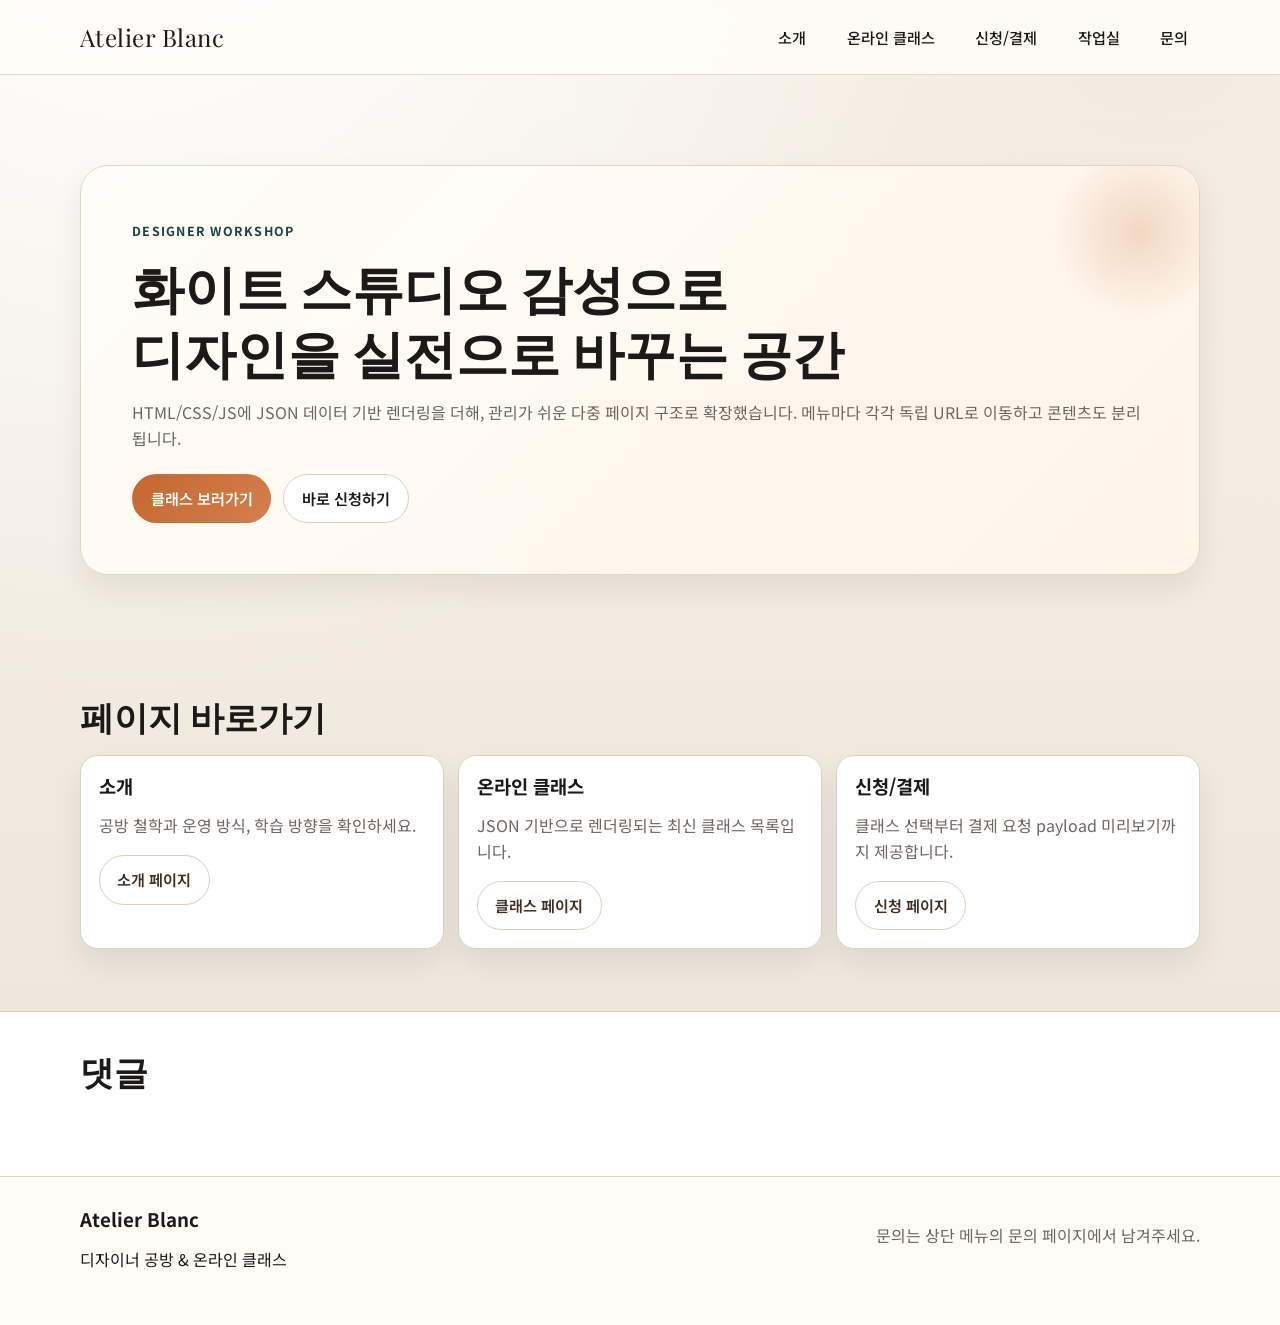
<file: index.html>
<!doctype html>
<html lang="ko">
<head>
  <meta charset="UTF-8">
  <meta name="viewport" content="width=device-width, initial-scale=1.0">
  <title>Atelier Blanc | Designer Workshop</title>
  <link rel="preconnect" href="https://fonts.googleapis.com">
  <link rel="preconnect" href="https://fonts.gstatic.com" crossorigin>
  <link href="https://fonts.googleapis.com/css2?family=Noto+Sans+KR:wght@400;500;700&family=Playfair+Display:wght@600;700&display=swap" rel="stylesheet">
  <link rel="stylesheet" href="style.css">
</head>
<body>
  <header class="site-header">
    <div class="container nav-wrap">
      <a href="index.html" class="logo">Atelier Blanc</a>
      <nav class="main-nav">
        <a href="about.html">소개</a>
        <a href="classes.html">온라인 클래스</a>
        <a href="enroll.html">신청/결제</a>
        <a href="studio.html">작업실</a>
        <a href="contact.html">문의</a>
      </nav>
      <button class="menu-toggle" aria-label="메뉴 열기">☰</button>
    </div>
  </header>

  <main>
    <section class="hero">
      <div class="container hero-content reveal">
        <p class="eyebrow">Designer Workshop</p>
        <h1>화이트 스튜디오 감성으로<br>디자인을 실전으로 바꾸는 공간</h1>
        <p class="hero-text">
          HTML/CSS/JS에 JSON 데이터 기반 렌더링을 더해, 관리가 쉬운 다중 페이지 구조로 확장했습니다.
          메뉴마다 각각 독립 URL로 이동하고 콘텐츠도 분리됩니다.
        </p>
        <div class="hero-actions">
          <a href="classes.html" class="btn btn-primary">클래스 보러가기</a>
          <a href="enroll.html" class="btn btn-ghost">바로 신청하기</a>
        </div>
      </div>
    </section>

    <section class="section">
      <div class="container">
        <h2>페이지 바로가기</h2>
        <div class="cards">
          <article class="card reveal">
            <h3>소개</h3>
            <p>공방 철학과 운영 방식, 학습 방향을 확인하세요.</p>
            <a class="btn btn-small" href="about.html">소개 페이지</a>
          </article>
          <article class="card reveal">
            <h3>온라인 클래스</h3>
            <p>JSON 기반으로 렌더링되는 최신 클래스 목록입니다.</p>
            <a class="btn btn-small" href="classes.html">클래스 페이지</a>
          </article>
          <article class="card reveal">
            <h3>신청/결제</h3>
            <p>클래스 선택부터 결제 요청 payload 미리보기까지 제공합니다.</p>
            <a class="btn btn-small" href="enroll.html">신청 페이지</a>
          </article>
        </div>
      </div>
    </section>
  </main>

  <section class="comments-section" aria-label="댓글">
    <div class="container">
      <h2>댓글</h2>
      <div id="disqus_thread"></div>
    </div>
  </section>

  <footer class="site-footer">
    <div class="container footer-wrap">
      <div>
        <h3>Atelier Blanc</h3>
        <p>디자이너 공방 & 온라인 클래스</p>
      </div>
      <p class="help-text">문의는 상단 메뉴의 문의 페이지에서 남겨주세요.</p>
    </div>
  </footer>

  <script>
    var disqus_config = function () {
      this.page.url = window.location.href.split('#')[0];
      this.page.identifier = 'atelier-blanc-home';
    };

    (function() {
      var d = document, s = d.createElement('script');
      s.src = 'https://productbuilder-cx8y7jjhfa.disqus.com/embed.js';
      s.setAttribute('data-timestamp', +new Date());
      (d.head || d.body).appendChild(s);
    })();
  </script>
  <noscript>Please enable JavaScript to view the <a href="https://disqus.com/?ref_noscript">comments powered by Disqus.</a></noscript>

  <script src="script.js"></script>
</body>
</html>
</file>
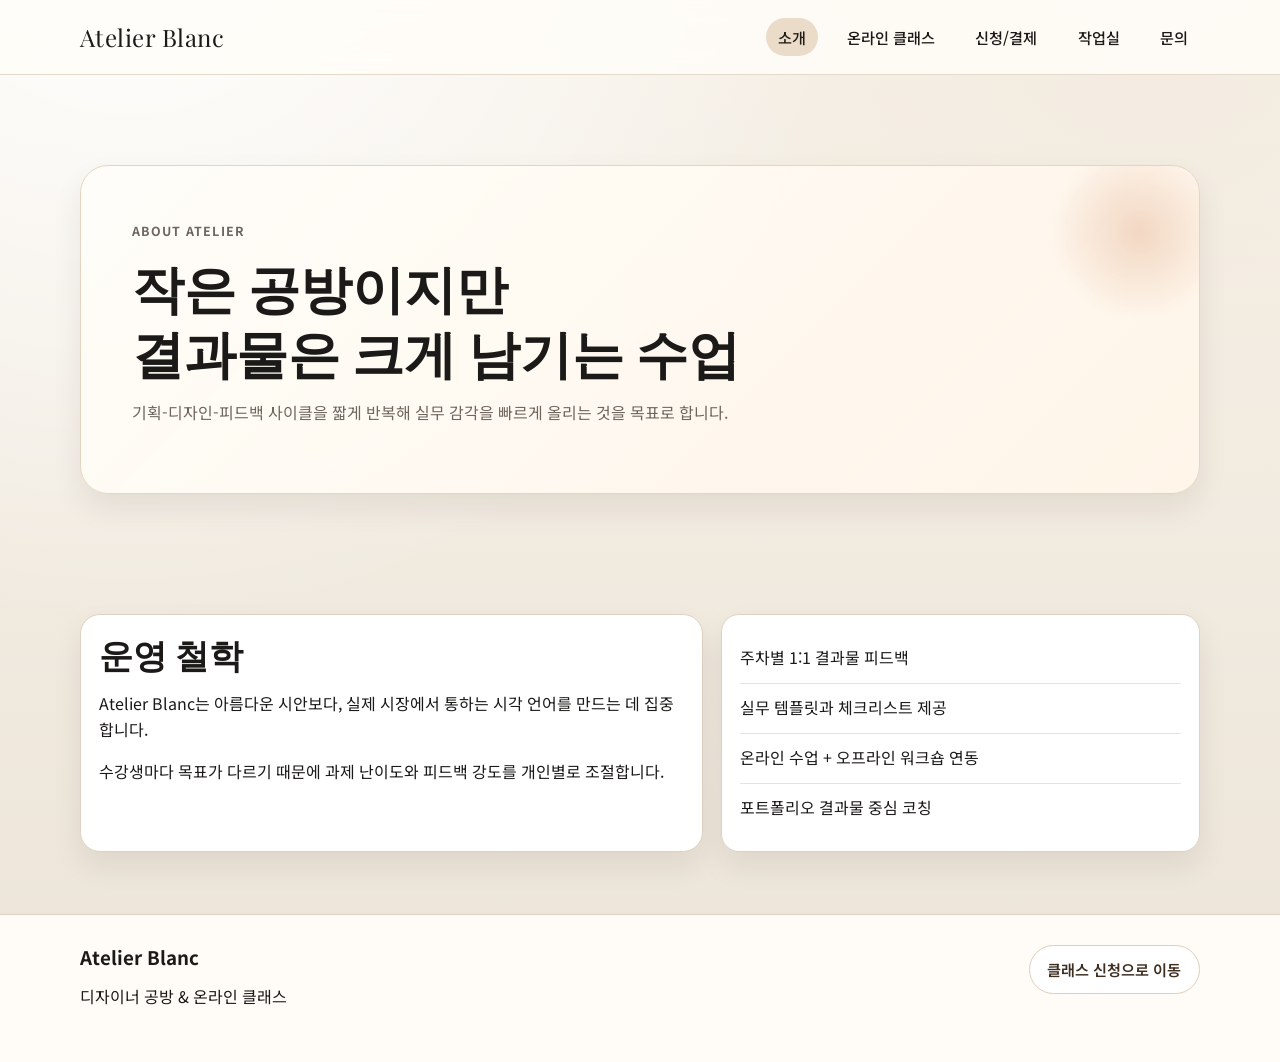
<file: about.html>
<!doctype html>
<html lang="ko">
<head>
  <meta charset="UTF-8">
  <meta name="viewport" content="width=device-width, initial-scale=1.0">
  <title>소개 | Atelier Blanc</title>
  <link rel="preconnect" href="https://fonts.googleapis.com">
  <link rel="preconnect" href="https://fonts.gstatic.com" crossorigin>
  <link href="https://fonts.googleapis.com/css2?family=Noto+Sans+KR:wght@400;500;700&family=Playfair+Display:wght@600;700&display=swap" rel="stylesheet">
  <link rel="stylesheet" href="style.css">
</head>
<body>
  <header class="site-header">
    <div class="container nav-wrap">
      <a href="index.html" class="logo">Atelier Blanc</a>
      <nav class="main-nav">
        <a href="about.html">소개</a>
        <a href="classes.html">온라인 클래스</a>
        <a href="enroll.html">신청/결제</a>
        <a href="studio.html">작업실</a>
        <a href="contact.html">문의</a>
      </nav>
      <button class="menu-toggle" aria-label="메뉴 열기">☰</button>
    </div>
  </header>

  <main>
    <section class="page-hero">
      <div class="container page-hero-content reveal">
        <p class="eyebrow">About Atelier</p>
        <h1>작은 공방이지만<br>결과물은 크게 남기는 수업</h1>
        <p>기획-디자인-피드백 사이클을 짧게 반복해 실무 감각을 빠르게 올리는 것을 목표로 합니다.</p>
      </div>
    </section>

    <section class="section">
      <div class="container split">
        <div class="info-panel reveal">
          <h2>운영 철학</h2>
          <p>Atelier Blanc는 아름다운 시안보다, 실제 시장에서 통하는 시각 언어를 만드는 데 집중합니다.</p>
          <p>수강생마다 목표가 다르기 때문에 과제 난이도와 피드백 강도를 개인별로 조절합니다.</p>
        </div>
        <ul class="feature-list reveal">
          <li>주차별 1:1 결과물 피드백</li>
          <li>실무 템플릿과 체크리스트 제공</li>
          <li>온라인 수업 + 오프라인 워크숍 연동</li>
          <li>포트폴리오 결과물 중심 코칭</li>
        </ul>
      </div>
    </section>
  </main>

  <footer class="site-footer">
    <div class="container footer-wrap">
      <div>
        <h3>Atelier Blanc</h3>
        <p>디자이너 공방 & 온라인 클래스</p>
      </div>
      <a class="btn btn-small" href="enroll.html">클래스 신청으로 이동</a>
    </div>
  </footer>

  <script src="script.js"></script>
</body>
</html>
</file>
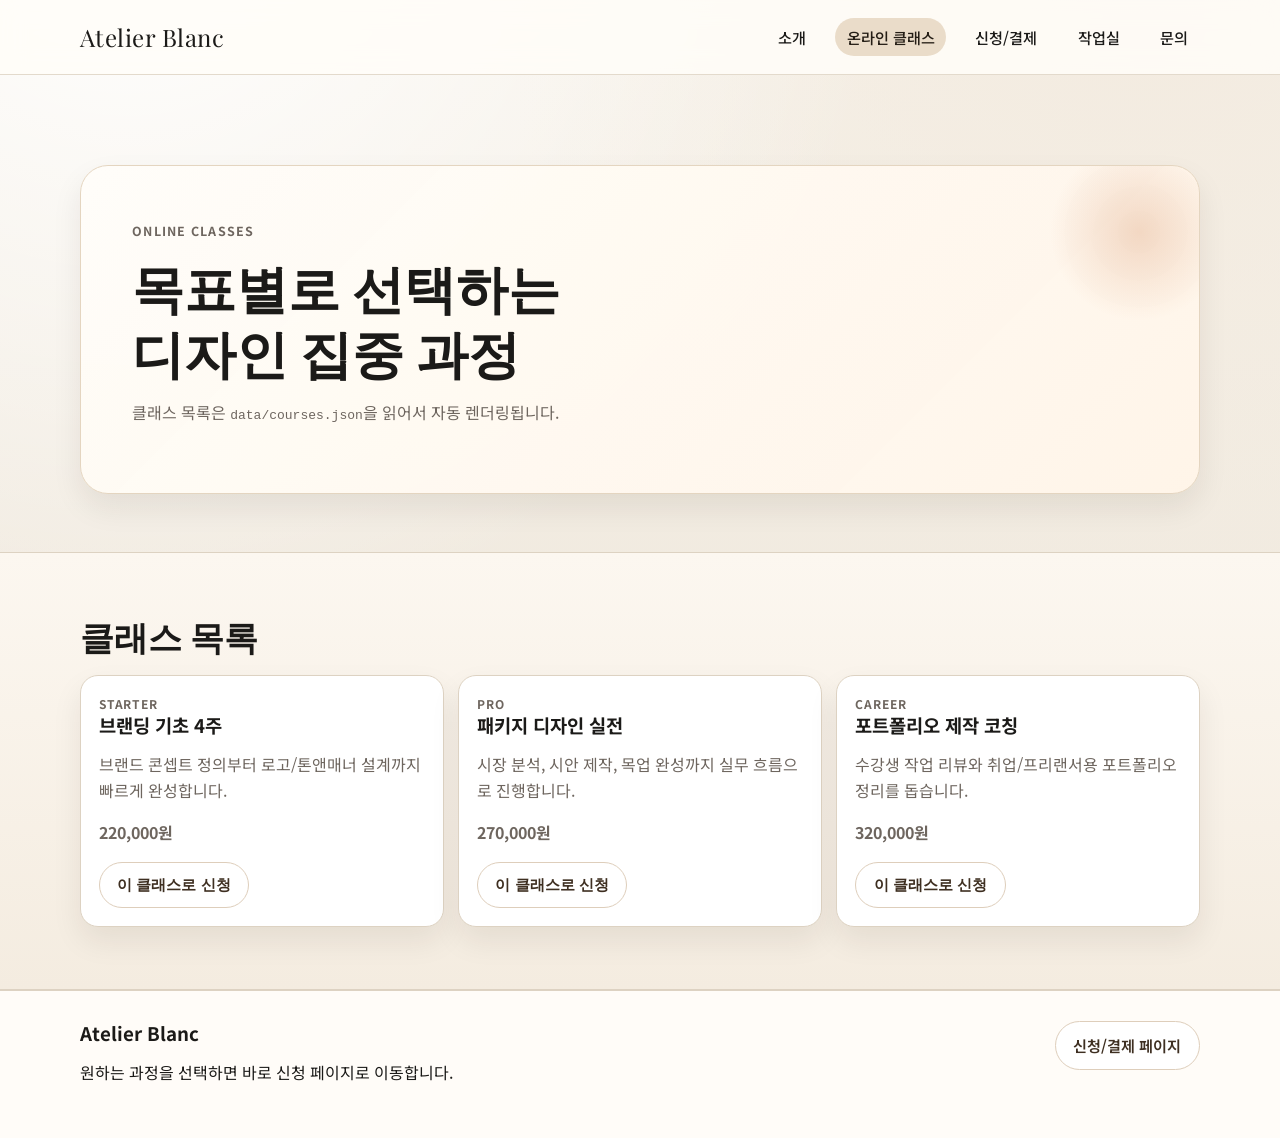
<file: classes.html>
<!doctype html>
<html lang="ko">
<head>
  <meta charset="UTF-8">
  <meta name="viewport" content="width=device-width, initial-scale=1.0">
  <title>온라인 클래스 | Atelier Blanc</title>
  <link rel="preconnect" href="https://fonts.googleapis.com">
  <link rel="preconnect" href="https://fonts.gstatic.com" crossorigin>
  <link href="https://fonts.googleapis.com/css2?family=Noto+Sans+KR:wght@400;500;700&family=Playfair+Display:wght@600;700&display=swap" rel="stylesheet">
  <link rel="stylesheet" href="style.css">
</head>
<body>
  <header class="site-header">
    <div class="container nav-wrap">
      <a href="index.html" class="logo">Atelier Blanc</a>
      <nav class="main-nav">
        <a href="about.html">소개</a>
        <a href="classes.html">온라인 클래스</a>
        <a href="enroll.html">신청/결제</a>
        <a href="studio.html">작업실</a>
        <a href="contact.html">문의</a>
      </nav>
      <button class="menu-toggle" aria-label="메뉴 열기">☰</button>
    </div>
  </header>

  <main>
    <section class="page-hero">
      <div class="container page-hero-content reveal">
        <p class="eyebrow">Online Classes</p>
        <h1>목표별로 선택하는<br>디자인 집중 과정</h1>
        <p>클래스 목록은 <code>data/courses.json</code>을 읽어서 자동 렌더링됩니다.</p>
      </div>
    </section>

    <section class="section alt">
      <div class="container">
        <h2>클래스 목록</h2>
        <div class="cards" id="classes-list"></div>
      </div>
    </section>
  </main>

  <footer class="site-footer">
    <div class="container footer-wrap">
      <div>
        <h3>Atelier Blanc</h3>
        <p>원하는 과정을 선택하면 바로 신청 페이지로 이동합니다.</p>
      </div>
      <a class="btn btn-small" href="enroll.html">신청/결제 페이지</a>
    </div>
  </footer>

  <script src="script.js"></script>
</body>
</html>
</file>
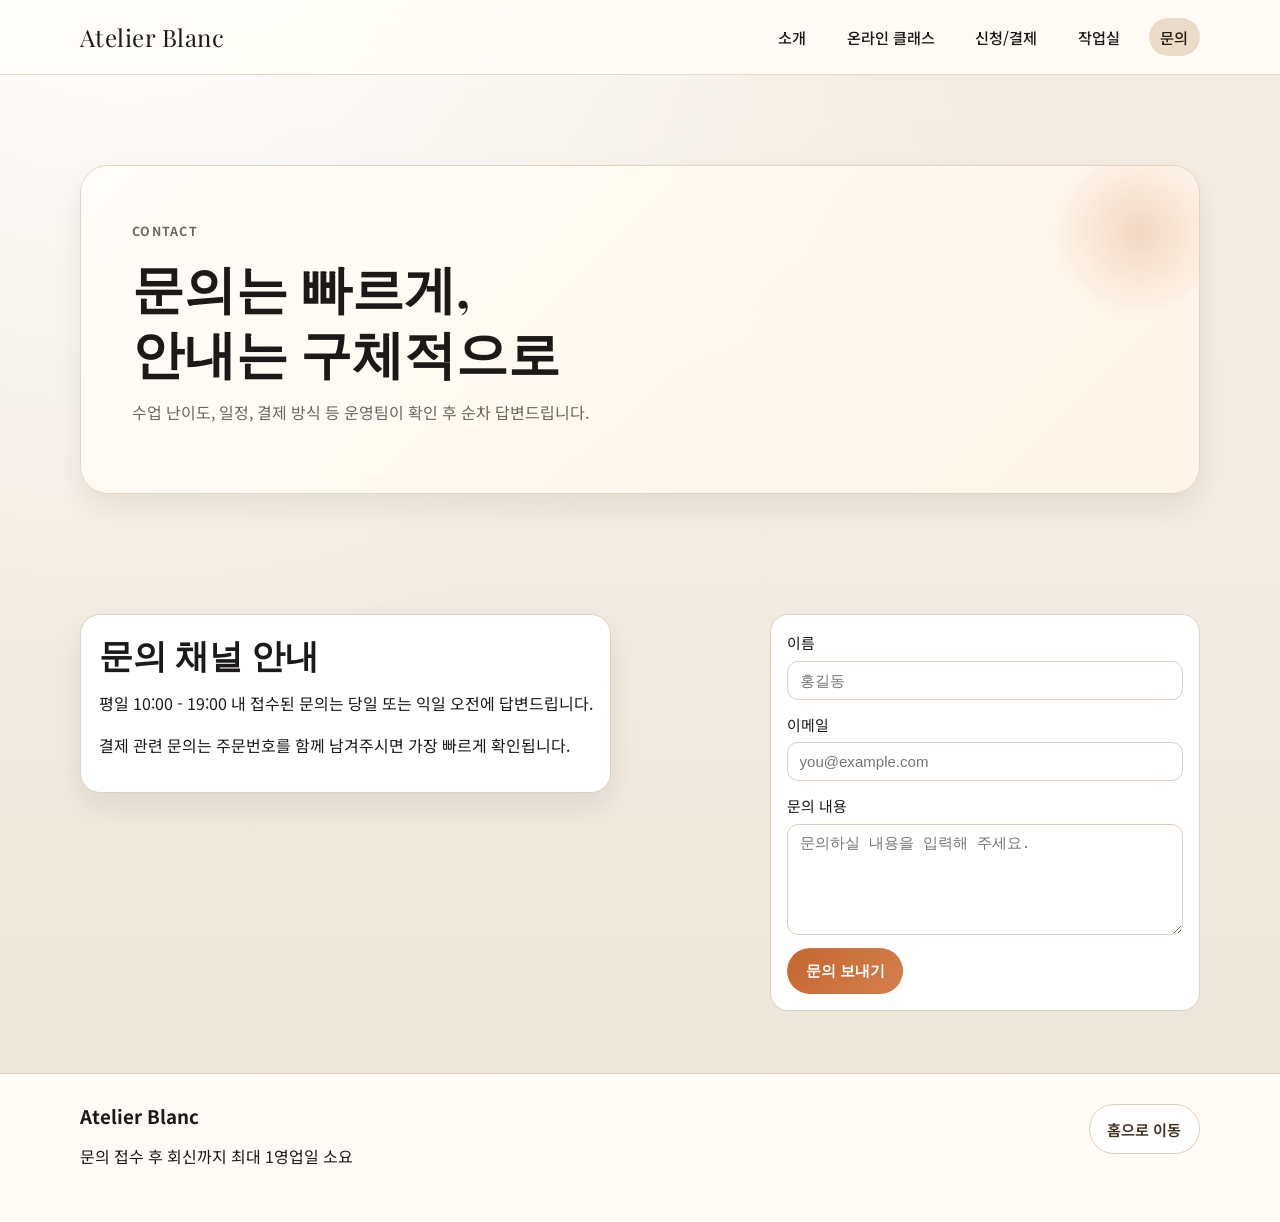
<file: contact.html>
<!doctype html>
<html lang="ko">
<head>
  <meta charset="UTF-8">
  <meta name="viewport" content="width=device-width, initial-scale=1.0">
  <title>문의 | Atelier Blanc</title>
  <link rel="preconnect" href="https://fonts.googleapis.com">
  <link rel="preconnect" href="https://fonts.gstatic.com" crossorigin>
  <link href="https://fonts.googleapis.com/css2?family=Noto+Sans+KR:wght@400;500;700&family=Playfair+Display:wght@600;700&display=swap" rel="stylesheet">
  <link rel="stylesheet" href="style.css">
</head>
<body>
  <header class="site-header">
    <div class="container nav-wrap">
      <a href="index.html" class="logo">Atelier Blanc</a>
      <nav class="main-nav">
        <a href="about.html">소개</a>
        <a href="classes.html">온라인 클래스</a>
        <a href="enroll.html">신청/결제</a>
        <a href="studio.html">작업실</a>
        <a href="contact.html">문의</a>
      </nav>
      <button class="menu-toggle" aria-label="메뉴 열기">☰</button>
    </div>
  </header>

  <main>
    <section class="page-hero">
      <div class="container page-hero-content reveal">
        <p class="eyebrow">Contact</p>
        <h1>문의는 빠르게,<br>안내는 구체적으로</h1>
        <p>수업 난이도, 일정, 결제 방식 등 운영팀이 확인 후 순차 답변드립니다.</p>
      </div>
    </section>

    <section class="section">
      <div class="container footer-wrap">
        <div class="info-panel reveal">
          <h2>문의 채널 안내</h2>
          <p>평일 10:00 - 19:00 내 접수된 문의는 당일 또는 익일 오전에 답변드립니다.</p>
          <p>결제 관련 문의는 주문번호를 함께 남겨주시면 가장 빠르게 확인됩니다.</p>
        </div>

        <form
          class="contact-form"
          action="https://formspree.io/f/xqedqqyb"
          method="POST"
        >
          <input type="hidden" name="_subject" value="Atelier Blanc 문의 접수">
          <label>
            이름
            <input type="text" name="name" required placeholder="홍길동">
          </label>
          <label>
            이메일
            <input type="email" name="email" required placeholder="you@example.com">
          </label>
          <label>
            문의 내용
            <textarea name="message" rows="5" required placeholder="문의하실 내용을 입력해 주세요."></textarea>
          </label>
          <button type="submit" class="btn btn-primary">문의 보내기</button>
        </form>
      </div>
    </section>
  </main>

  <footer class="site-footer">
    <div class="container footer-wrap">
      <div>
        <h3>Atelier Blanc</h3>
        <p>문의 접수 후 회신까지 최대 1영업일 소요</p>
      </div>
      <a class="btn btn-small" href="index.html">홈으로 이동</a>
    </div>
  </footer>

  <script src="script.js"></script>
</body>
</html>
</file>
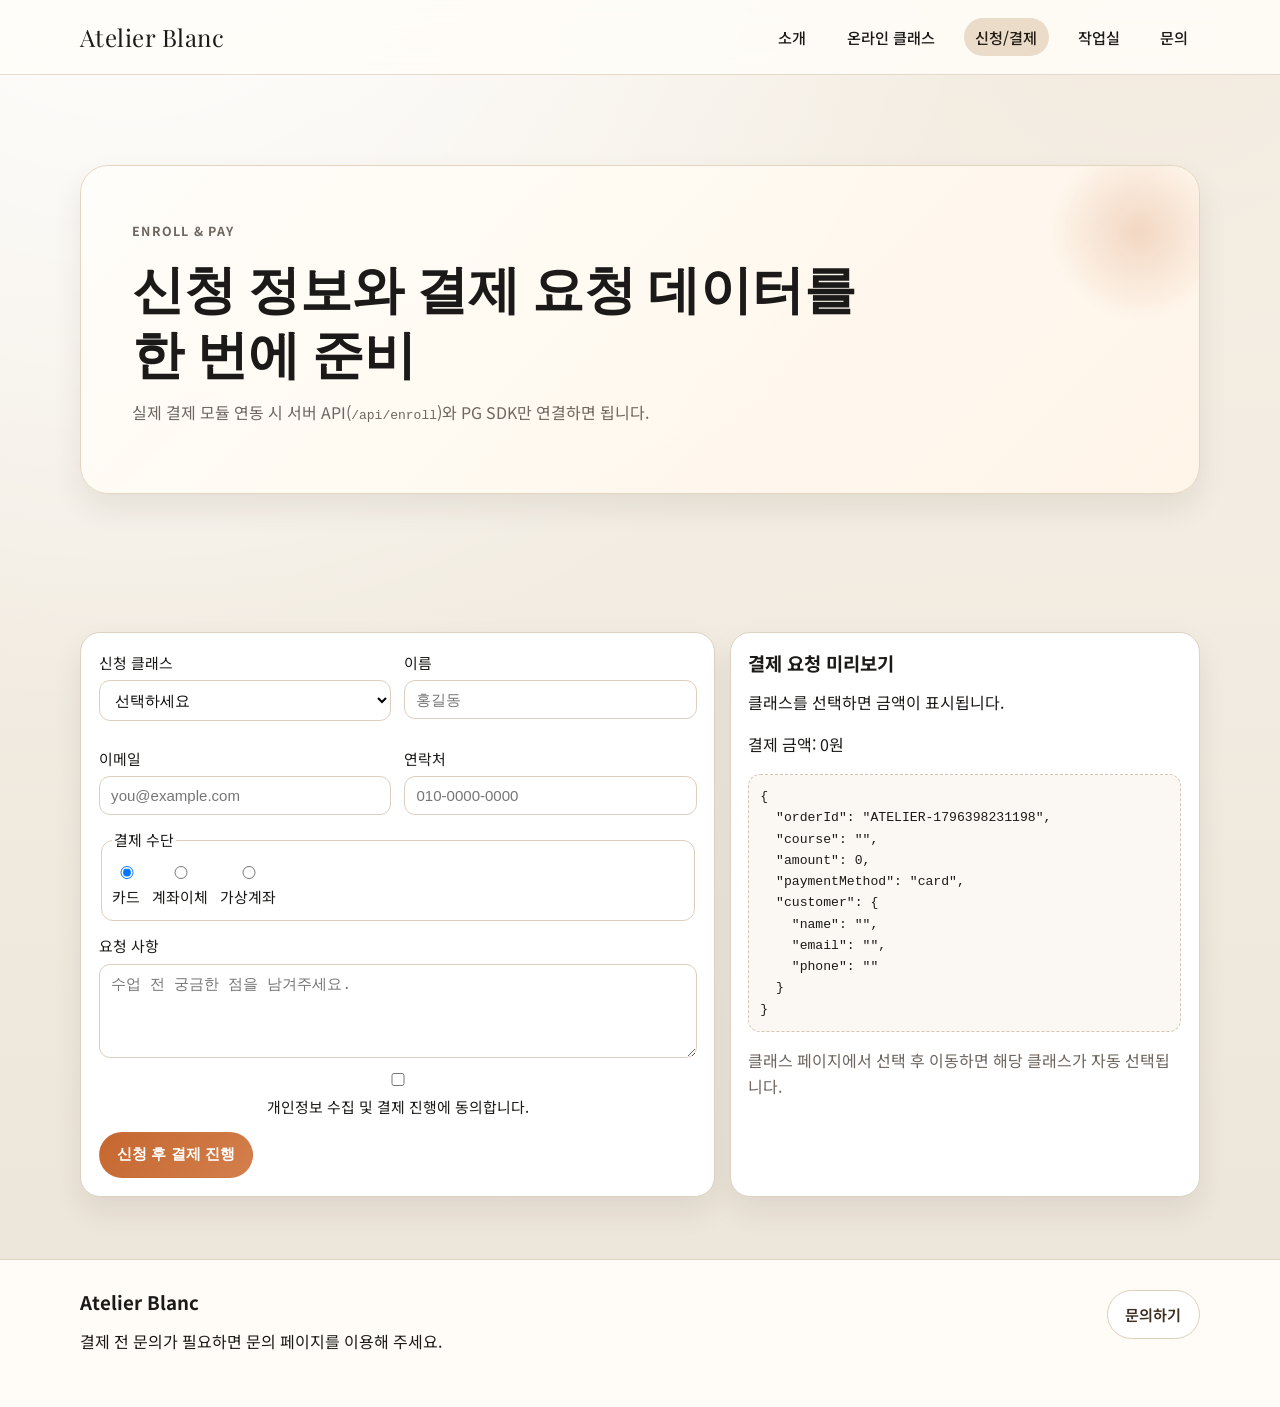
<file: enroll.html>
<!doctype html>
<html lang="ko">
<head>
  <meta charset="UTF-8">
  <meta name="viewport" content="width=device-width, initial-scale=1.0">
  <title>신청/결제 | Atelier Blanc</title>
  <link rel="preconnect" href="https://fonts.googleapis.com">
  <link rel="preconnect" href="https://fonts.gstatic.com" crossorigin>
  <link href="https://fonts.googleapis.com/css2?family=Noto+Sans+KR:wght@400;500;700&family=Playfair+Display:wght@600;700&display=swap" rel="stylesheet">
  <link rel="stylesheet" href="style.css">
</head>
<body>
  <header class="site-header">
    <div class="container nav-wrap">
      <a href="index.html" class="logo">Atelier Blanc</a>
      <nav class="main-nav">
        <a href="about.html">소개</a>
        <a href="classes.html">온라인 클래스</a>
        <a href="enroll.html">신청/결제</a>
        <a href="studio.html">작업실</a>
        <a href="contact.html">문의</a>
      </nav>
      <button class="menu-toggle" aria-label="메뉴 열기">☰</button>
    </div>
  </header>

  <main>
    <section class="page-hero">
      <div class="container page-hero-content reveal">
        <p class="eyebrow">Enroll & Pay</p>
        <h1>신청 정보와 결제 요청 데이터를<br>한 번에 준비</h1>
        <p>실제 결제 모듈 연동 시 서버 API(<code>/api/enroll</code>)와 PG SDK만 연결하면 됩니다.</p>
      </div>
    </section>

    <section class="section">
      <div class="container">
        <div class="enroll-layout">
          <form id="enroll-form" class="enroll-form" action="/api/enroll" method="post">
            <div class="field-grid">
              <label>
                신청 클래스
                <select name="course" id="course" required>
                  <option value="">선택하세요</option>
                </select>
              </label>

              <label>
                이름
                <input type="text" name="name" required placeholder="홍길동">
              </label>

              <label>
                이메일
                <input type="email" name="email" required placeholder="you@example.com">
              </label>

              <label>
                연락처
                <input type="tel" name="phone" required placeholder="010-0000-0000">
              </label>
            </div>

            <fieldset>
              <legend>결제 수단</legend>
              <div class="payment-methods">
                <label><input type="radio" name="paymentMethod" value="card" checked> 카드</label>
                <label><input type="radio" name="paymentMethod" value="trans"> 계좌이체</label>
                <label><input type="radio" name="paymentMethod" value="vbank"> 가상계좌</label>
              </div>
            </fieldset>

            <label>
              요청 사항
              <textarea name="memo" rows="4" placeholder="수업 전 궁금한 점을 남겨주세요."></textarea>
            </label>

            <label class="checkbox">
              <input type="checkbox" name="agree" required>
              개인정보 수집 및 결제 진행에 동의합니다.
            </label>

            <input type="hidden" name="amount" id="amount" value="0">
            <input type="hidden" name="orderId" id="orderId" value="">
            <input type="hidden" name="paymentGateway" value="TOSS_PAYMENTS">

            <button type="submit" class="btn btn-primary">신청 후 결제 진행</button>
          </form>

          <aside class="checkout-preview">
            <h3>결제 요청 미리보기</h3>
            <p id="summary-course">클래스를 선택하면 금액이 표시됩니다.</p>
            <p id="summary-amount">결제 금액: 0원</p>
            <code id="payload-preview">{}</code>
            <p class="help-text">클래스 페이지에서 선택 후 이동하면 해당 클래스가 자동 선택됩니다.</p>
          </aside>
        </div>
      </div>
    </section>
  </main>

  <footer class="site-footer">
    <div class="container footer-wrap">
      <div>
        <h3>Atelier Blanc</h3>
        <p>결제 전 문의가 필요하면 문의 페이지를 이용해 주세요.</p>
      </div>
      <a class="btn btn-small" href="contact.html">문의하기</a>
    </div>
  </footer>

  <script src="script.js"></script>
</body>
</html>
</file>
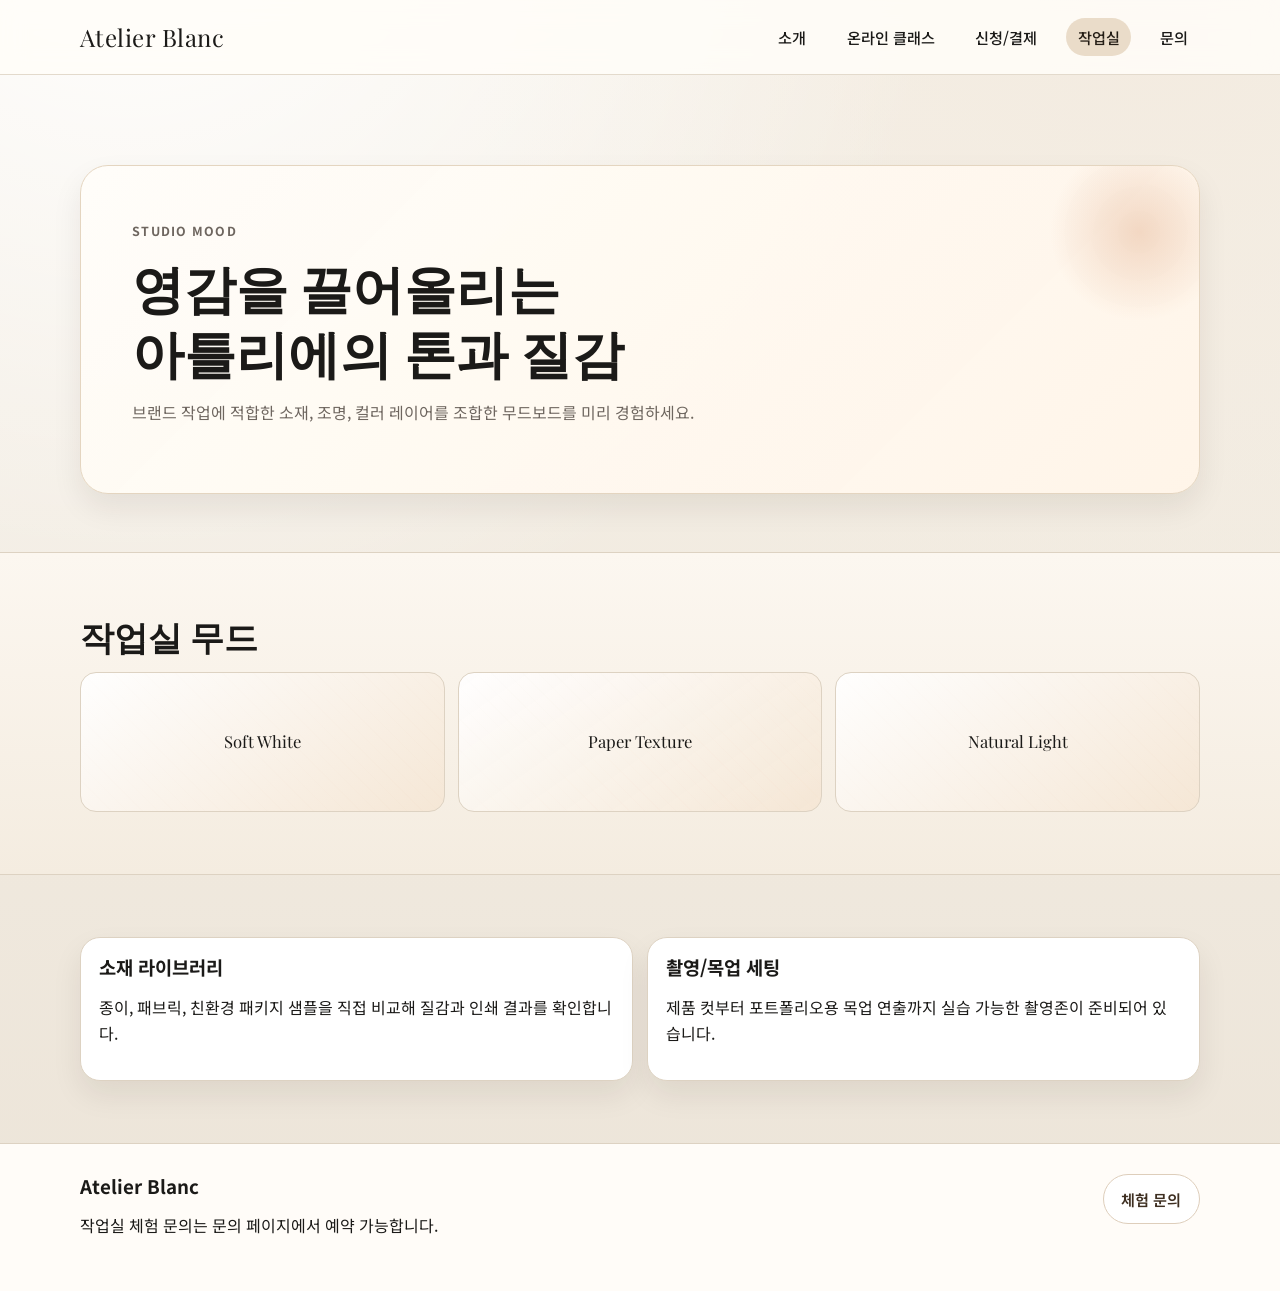
<file: studio.html>
<!doctype html>
<html lang="ko">
<head>
  <meta charset="UTF-8">
  <meta name="viewport" content="width=device-width, initial-scale=1.0">
  <title>작업실 | Atelier Blanc</title>
  <link rel="preconnect" href="https://fonts.googleapis.com">
  <link rel="preconnect" href="https://fonts.gstatic.com" crossorigin>
  <link href="https://fonts.googleapis.com/css2?family=Noto+Sans+KR:wght@400;500;700&family=Playfair+Display:wght@600;700&display=swap" rel="stylesheet">
  <link rel="stylesheet" href="style.css">
</head>
<body>
  <header class="site-header">
    <div class="container nav-wrap">
      <a href="index.html" class="logo">Atelier Blanc</a>
      <nav class="main-nav">
        <a href="about.html">소개</a>
        <a href="classes.html">온라인 클래스</a>
        <a href="enroll.html">신청/결제</a>
        <a href="studio.html">작업실</a>
        <a href="contact.html">문의</a>
      </nav>
      <button class="menu-toggle" aria-label="메뉴 열기">☰</button>
    </div>
  </header>

  <main>
    <section class="page-hero">
      <div class="container page-hero-content reveal">
        <p class="eyebrow">Studio Mood</p>
        <h1>영감을 끌어올리는<br>아틀리에의 톤과 질감</h1>
        <p>브랜드 작업에 적합한 소재, 조명, 컬러 레이어를 조합한 무드보드를 미리 경험하세요.</p>
      </div>
    </section>

    <section class="section alt">
      <div class="container">
        <h2>작업실 무드</h2>
        <div class="mood-grid">
          <div>Soft White</div>
          <div>Paper Texture</div>
          <div>Natural Light</div>
        </div>
      </div>
    </section>

    <section class="section">
      <div class="container grid-2">
        <article class="gallery-panel reveal">
          <h3>소재 라이브러리</h3>
          <p>종이, 패브릭, 친환경 패키지 샘플을 직접 비교해 질감과 인쇄 결과를 확인합니다.</p>
        </article>
        <article class="gallery-panel reveal">
          <h3>촬영/목업 세팅</h3>
          <p>제품 컷부터 포트폴리오용 목업 연출까지 실습 가능한 촬영존이 준비되어 있습니다.</p>
        </article>
      </div>
    </section>
  </main>

  <footer class="site-footer">
    <div class="container footer-wrap">
      <div>
        <h3>Atelier Blanc</h3>
        <p>작업실 체험 문의는 문의 페이지에서 예약 가능합니다.</p>
      </div>
      <a class="btn btn-small" href="contact.html">체험 문의</a>
    </div>
  </footer>

  <script src="script.js"></script>
</body>
</html>
</file>
<file: style.css>
:root {
  --bg: #f6f1e8;
  --bg-2: #ece4d8;
  --surface: #fffdf9;
  --text: #1b1a18;
  --muted: #6e665f;
  --line: #ddd2c2;
  --accent: #c5672f;
  --accent-2: #14483e;
  --shadow: 0 14px 30px rgba(41, 29, 14, 0.08);
}

* {
  box-sizing: border-box;
}

html,
body {
  margin: 0;
  padding: 0;
}

body {
  font-family: 'Noto Sans KR', sans-serif;
  color: var(--text);
  background:
    radial-gradient(circle at 10% -10%, #ffffff 0, transparent 45%),
    radial-gradient(circle at 90% 0%, #f3ebe0 0, transparent 40%),
    linear-gradient(180deg, var(--bg), var(--bg-2));
  line-height: 1.62;
}

.container {
  width: min(1120px, 92%);
  margin: 0 auto;
}

.site-header {
  position: sticky;
  top: 0;
  z-index: 20;
  background: rgba(255, 253, 249, 0.86);
  border-bottom: 1px solid rgba(221, 210, 194, 0.8);
  backdrop-filter: blur(12px);
}

.nav-wrap {
  min-height: 74px;
  display: flex;
  align-items: center;
  justify-content: space-between;
  gap: 1rem;
}

.logo {
  color: var(--text);
  text-decoration: none;
  font-family: 'Playfair Display', serif;
  font-size: 1.5rem;
  letter-spacing: 0.02em;
}

.main-nav {
  display: flex;
  gap: 1.1rem;
}

.main-nav a {
  text-decoration: none;
  color: var(--text);
  font-size: 0.95rem;
  font-weight: 500;
  padding: 0.42rem 0.72rem;
  border-radius: 999px;
  transition: background-color 0.2s ease, color 0.2s ease;
}

.main-nav a:hover,
.main-nav a.active {
  background: #eadcc9;
  color: #241d15;
}

.menu-toggle {
  display: none;
  border: 1px solid var(--line);
  background: var(--surface);
  border-radius: 12px;
  padding: 0.38rem 0.66rem;
  font-size: 1.05rem;
}

.hero,
.page-hero {
  padding: 90px 0 58px;
}

.hero-content,
.page-hero-content {
  background: linear-gradient(135deg, rgba(255, 253, 249, 0.95), rgba(255, 245, 232, 0.94));
  border: 1px solid #e4d5c0;
  border-radius: 28px;
  padding: clamp(28px, 4vw, 54px);
  box-shadow: var(--shadow);
  position: relative;
  overflow: hidden;
}

.hero-content::after,
.page-hero-content::after {
  content: '';
  position: absolute;
  right: -30px;
  top: -24px;
  width: 180px;
  height: 180px;
  border-radius: 50%;
  background: radial-gradient(circle, rgba(197, 103, 47, 0.22) 0%, rgba(197, 103, 47, 0) 70%);
}

.eyebrow {
  display: inline-block;
  margin: 0 0 0.8rem;
  text-transform: uppercase;
  letter-spacing: 0.1em;
  color: var(--accent-2);
  font-weight: 700;
  font-size: 0.78rem;
}

h1,
h2,
h3 {
  margin: 0 0 0.9rem;
  line-height: 1.25;
}

h1,
.page-hero-content h1 {
  font-family: 'Playfair Display', serif;
  font-size: clamp(2rem, 5vw, 3.25rem);
}

h2 {
  font-family: 'Playfair Display', serif;
  font-size: clamp(1.45rem, 3.2vw, 2.1rem);
}

.section {
  padding: 62px 0;
}

.section.alt {
  background: linear-gradient(180deg, #fcf7f0, #f4ece0);
  border-top: 1px solid var(--line);
  border-bottom: 1px solid var(--line);
}

.section-lead,
.hero-text,
.page-hero-content p,
.card p,
.help-text {
  color: var(--muted);
}

.hero-actions {
  margin-top: 1.35rem;
  display: flex;
  gap: 0.75rem;
  flex-wrap: wrap;
}

.btn {
  display: inline-block;
  border: 1px solid transparent;
  border-radius: 999px;
  text-decoration: none;
  padding: 0.72rem 1.1rem;
  font-size: 0.95rem;
  font-weight: 600;
  cursor: pointer;
}

.btn-primary {
  background: linear-gradient(130deg, var(--accent), #d37f4d);
  color: #fff;
}

.btn-ghost {
  background: #fff;
  color: var(--text);
  border-color: #decebb;
}

.btn-small {
  background: #fff;
  border-color: #decebb;
  color: #3e2f21;
}

.split {
  display: grid;
  grid-template-columns: 1.3fr 1fr;
  gap: 1.15rem;
}

.feature-list {
  margin: 0;
  list-style: none;
  padding: 1.15rem;
  border: 1px solid var(--line);
  border-radius: 18px;
  background: #fff;
  box-shadow: var(--shadow);
}

.feature-list li {
  padding: 0.72rem 0;
  border-bottom: 1px solid #eee2d2;
}

.feature-list li:last-child {
  border-bottom: 0;
}

.cards {
  margin-top: 1.1rem;
  display: grid;
  grid-template-columns: repeat(3, minmax(0, 1fr));
  gap: 0.92rem;
}

.card {
  border: 1px solid var(--line);
  border-radius: 18px;
  background: #fff;
  padding: 1.1rem;
  box-shadow: var(--shadow);
}

.card-tag {
  margin: 0;
  color: var(--accent-2);
  font-size: 0.75rem;
  font-weight: 700;
  text-transform: uppercase;
  letter-spacing: 0.08em;
}

.price {
  font-weight: 700;
  color: #2d241c;
}

.enroll-layout {
  margin-top: 1.1rem;
  display: grid;
  grid-template-columns: 1.35fr 1fr;
  gap: 0.9rem;
}

.enroll-form,
.checkout-preview,
.info-panel,
.gallery-panel {
  border: 1px solid var(--line);
  border-radius: 20px;
  background: #fff;
  padding: 1.1rem;
  box-shadow: var(--shadow);
}

.field-grid {
  display: grid;
  grid-template-columns: repeat(2, minmax(0, 1fr));
  gap: 0.8rem;
}

.enroll-form label,
.enroll-form fieldset,
.contact-form label {
  display: flex;
  flex-direction: column;
  gap: 0.35rem;
  margin-bottom: 0.8rem;
  font-size: 0.93rem;
}

.enroll-form input,
.enroll-form select,
.enroll-form textarea,
.contact-form input,
.contact-form textarea {
  width: 100%;
  border: 1px solid #ddcfbf;
  border-radius: 11px;
  padding: 0.62rem 0.72rem;
  font-size: 0.94rem;
  background: #fff;
}

.enroll-form fieldset {
  border: 1px solid #decebb;
  border-radius: 12px;
  padding: 0.68rem;
}

.payment-methods {
  display: flex;
  gap: 0.75rem;
  flex-wrap: wrap;
}

.payment-methods label,
.checkbox {
  margin: 0;
  display: inline-flex;
  gap: 0.4rem;
  align-items: center;
}

.checkout-preview code {
  display: block;
  margin-top: 0.58rem;
  background: #fbf8f4;
  border: 1px dashed #d4c6b6;
  border-radius: 12px;
  padding: 0.7rem;
  white-space: pre-wrap;
  word-break: break-word;
  font-size: 0.82rem;
}

.mood-grid {
  margin-top: 0.9rem;
  display: grid;
  grid-template-columns: repeat(3, minmax(0, 1fr));
  gap: 0.8rem;
}

.mood-grid div {
  min-height: 140px;
  border: 1px solid var(--line);
  border-radius: 16px;
  display: grid;
  place-items: center;
  font-family: 'Playfair Display', serif;
  font-size: 1.04rem;
  background:
    linear-gradient(145deg, rgba(255, 255, 255, 0.95), rgba(245, 230, 212, 0.9)),
    repeating-linear-gradient(45deg, transparent, transparent 10px, rgba(197, 103, 47, 0.12) 10px, rgba(197, 103, 47, 0.12) 11px);
}

.grid-2 {
  display: grid;
  grid-template-columns: repeat(2, minmax(0, 1fr));
  gap: 0.92rem;
}

.site-footer {
  border-top: 1px solid var(--line);
  background: #fffcf8;
  padding: 30px 0 36px;
}

.footer-wrap {
  display: flex;
  justify-content: space-between;
  align-items: flex-start;
  gap: 1rem;
}

.contact-form {
  width: min(430px, 100%);
  border: 1px solid var(--line);
  border-radius: 18px;
  background: #fff;
  padding: 1rem;
}

.comments-section {
  padding: 38px 0 70px;
  background: #fff;
  border-top: 1px solid var(--line);
}

#disqus_thread {
  margin-top: 0.9rem;
}

.reveal {
  animation: rise 0.5s ease both;
}

@keyframes rise {
  from {
    opacity: 0;
    transform: translateY(14px);
  }

  to {
    opacity: 1;
    transform: translateY(0);
  }
}

@media (max-width: 940px) {
  .cards,
  .mood-grid,
  .field-grid,
  .enroll-layout,
  .split,
  .grid-2 {
    grid-template-columns: 1fr;
  }
}

@media (max-width: 740px) {
  .menu-toggle {
    display: block;
  }

  .main-nav {
    position: absolute;
    left: 0;
    right: 0;
    top: 74px;
    display: none;
    flex-direction: column;
    gap: 0.5rem;
    background: #fff;
    border-bottom: 1px solid var(--line);
    padding: 0.8rem 4%;
  }

  .main-nav.open {
    display: flex;
  }

  .hero,
  .page-hero {
    padding-top: 58px;
  }

  .footer-wrap,
  .hero-actions {
    flex-direction: column;
    align-items: flex-start;
  }
}
</file>
